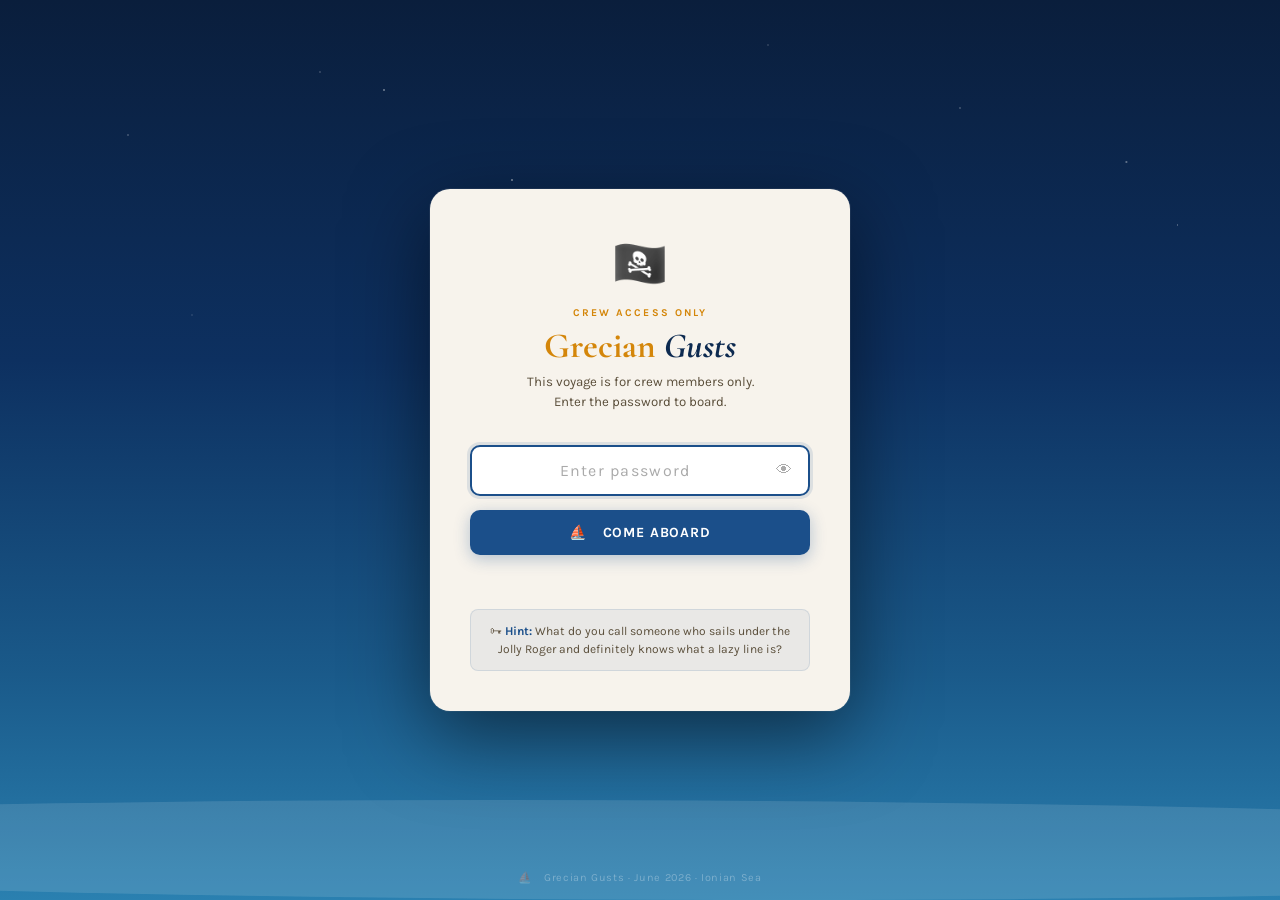
<file: index.html>
<!DOCTYPE html>
<html lang="en">
<head>
  <script src="/auth.js"></script>
  <meta charset="UTF-8" />
  <meta name="viewport" content="width=device-width, initial-scale=1.0" />
  <title>Grecian Gusts · Greece 2026</title>
  <link rel="stylesheet" href="/shared.css" />
  <style>
    /* ── HOMEPAGE HERO ── */
    .hero {
      min-height: 90vh;
      background: linear-gradient(180deg, var(--navy) 0%, var(--navy-light) 55%, var(--sky) 100%);
      display: flex; flex-direction: column;
      align-items: center; justify-content: center;
      text-align: center; padding: 60px 24px 100px;
      position: relative; overflow: hidden;
    }
    .hero::before {
      content: '';
      position: absolute; inset: 0;
      background:
        radial-gradient(ellipse 70% 50% at 50% 100%, rgba(74,144,217,0.3) 0%, transparent 70%),
        radial-gradient(ellipse 50% 40% at 30% 20%, rgba(255,255,255,0.04) 0%, transparent 60%);
      pointer-events: none;
    }
    .hero-wave {
      position: absolute; bottom: 0; left: 0; right: 0;
      line-height: 0;
    }

    .hero-flag {
      font-size: 0.68rem; font-weight: 700; letter-spacing: 0.2em;
      text-transform: uppercase; color: rgba(255,255,255,0.65);
      margin-bottom: 20px; position: relative;
    }
    .hero h1 {
      font-family: 'Cormorant Garamond', serif;
      font-size: clamp(3.5rem, 10vw, 7rem);
      font-weight: 700; font-style: italic; line-height: 1.0;
      color: white; position: relative;
      margin-bottom: 6px;
    }
    .hero h1 em { font-style: normal; color: var(--gold-light); }
    .hero-sub {
      font-family: 'Cormorant Garamond', serif;
      font-size: clamp(1rem, 2.5vw, 1.4rem);
      font-style: italic; color: rgba(255,255,255,0.75);
      margin-bottom: 12px; position: relative;
    }
    .hero-tagline {
      font-size: 0.9rem; color: rgba(255,255,255,0.65);
      max-width: 480px; margin: 0 auto 32px;
      position: relative; line-height: 1.6;
    }
    .hero-pills {
      display: flex; gap: 10px; flex-wrap: wrap;
      justify-content: center; position: relative;
      margin-bottom: 48px;
    }
    .hero-pill {
      background: rgba(255,255,255,0.12);
      border: 1px solid rgba(255,255,255,0.22);
      color: rgba(255,255,255,0.85); font-size: 0.73rem; font-weight: 600;
      padding: 5px 14px; border-radius: 20px;
    }
    .hero-scroll {
      position: absolute; bottom: 68px; left: 50%;
      transform: translateX(-50%);
      color: rgba(255,255,255,0.45); font-size: 0.68rem;
      font-weight: 700; letter-spacing: 0.12em;
      text-transform: uppercase; display: flex;
      flex-direction: column; align-items: center; gap: 6px;
    }
    .scroll-arrow {
      width: 1px; height: 30px;
      background: linear-gradient(to bottom, rgba(255,255,255,0.4), transparent);
      animation: scrollPulse 2s ease-in-out infinite;
    }
    @keyframes scrollPulse {
      0%, 100% { opacity: 0.4; transform: scaleY(1); }
      50% { opacity: 0.9; transform: scaleY(1.1); }
    }

    /* ── NAV CARDS ── */
    .nav-grid {
      display: grid;
      grid-template-columns: repeat(auto-fill, minmax(280px, 1fr));
      gap: 16px;
    }
    .nav-card {
      background: var(--card);
      border: 1px solid var(--border);
      border-radius: 12px; overflow: hidden;
      text-decoration: none; color: inherit;
      display: flex; flex-direction: column;
      transition: transform 0.2s, box-shadow 0.2s;
      box-shadow: var(--shadow);
    }
    .nav-card:hover {
      transform: translateY(-3px);
      box-shadow: var(--shadow-md);
    }
    .nav-card-accent { height: 3px; }
    .accent-gold   { background: var(--gold); }
    .accent-navy   { background: var(--navy); }
    .accent-sky    { background: var(--sky); }
    .accent-green  { background: var(--green); }
    .accent-terra  { background: #b86b4b; }
    .accent-purple { background: #6b4fa0; }
    .accent-teal   { background: #2a9d8f; }
    .accent-rose   { background: #c04060; }

    .nav-card-body { padding: 22px 22px 18px; flex: 1; }
    .nav-card-icon { font-size: 1.6rem; margin-bottom: 10px; }
    .nav-card-title {
      font-family: 'Cormorant Garamond', serif;
      font-size: 1.2rem; font-weight: 700; font-style: italic;
      color: var(--text); margin-bottom: 5px;
    }
    .nav-card-desc { font-size: 0.81rem; color: var(--text-dim); line-height: 1.5; }
    .nav-card-footer {
      padding: 11px 22px;
      border-top: 1px solid var(--border);
      background: var(--bg2);
      font-size: 0.7rem; font-weight: 700; color: var(--text-muted);
      display: flex; align-items: center; justify-content: space-between;
      text-transform: uppercase; letter-spacing: 0.04em;
    }
    .nav-card-arrow { font-size: 1rem; transition: transform 0.2s; color: var(--text-muted); }
    .nav-card:hover .nav-card-arrow { transform: translateX(4px); color: var(--navy); }

    /* ── TIMELINE STRIP ── */
    .timeline-strip {
      background: var(--navy);
      border-radius: 12px; padding: 24px;
      overflow-x: auto;
      box-shadow: var(--shadow-md);
    }
    .timeline-row { display: flex; gap: 0; min-width: 700px; }
    .tl-item {
      flex: 1; display: flex; flex-direction: column;
      align-items: center; text-align: center;
      position: relative; padding: 0 4px;
    }
    .tl-item:not(:last-child)::after {
      content: '';
      position: absolute; top: 13px; right: -50%;
      width: 100%; height: 2px;
      background: rgba(255,255,255,0.15);
      z-index: 0;
    }
    .tl-dot {
      width: 26px; height: 26px; border-radius: 50%;
      border: 2px solid rgba(255,255,255,0.2); background: rgba(255,255,255,0.08);
      display: flex; align-items: center; justify-content: center;
      font-size: 0.65rem; z-index: 1; margin-bottom: 8px; flex-shrink: 0;
    }
    .tl-dot.active  { border-color: var(--gold-light); background: rgba(212,134,10,0.25); }
    .tl-dot.sailing { border-color: var(--sky-light);  background: rgba(74,144,217,0.2); }
    .tl-dot.land    { border-color: rgba(255,255,255,0.5); background: rgba(255,255,255,0.1); }
    .tl-date  { font-size: 0.62rem; font-weight: 700; color: rgba(255,255,255,0.45); letter-spacing: 0.04em; }
    .tl-place { font-size: 0.7rem; font-weight: 600; color: rgba(255,255,255,0.75); margin-top: 2px; }

    /* ── CREW STRIP ── */
    .crew-strip {
      display: flex; gap: 12px; overflow-x: auto;
      padding-bottom: 8px; scrollbar-width: none;
    }
    .crew-strip::-webkit-scrollbar { display: none; }
    .crew-chip {
      background: var(--card); border: 1px solid var(--border);
      border-radius: 10px; padding: 12px 16px;
      display: flex; flex-direction: column;
      align-items: center; gap: 4px;
      flex-shrink: 0; width: 110px;
      text-decoration: none; color: inherit;
      transition: border-color 0.15s, box-shadow 0.15s;
      box-shadow: var(--shadow);
    }
    .crew-chip:hover { border-color: var(--navy); box-shadow: var(--shadow-md); }
    .crew-avatar {
      width: 44px; height: 44px; border-radius: 50%;
      background: var(--navy-pale); border: 2px solid var(--navy);
      display: flex; align-items: center; justify-content: center;
      font-size: 1.1rem; font-weight: 700; color: var(--navy);
      font-family: 'Cormorant Garamond', serif;
    }
    .crew-chip-name { font-size: 0.72rem; font-weight: 700; color: var(--text); text-align: center; }
    .crew-chip-role { font-size: 0.62rem; color: var(--text-muted); text-align: center; }
  </style>
</head>
<body>

<nav class="site-nav">
  <a href="/" class="nav-brand">⛵ Grecian <span>Gusts</span></a>
  <div class="nav-links">
    <a href="/" class="active">Home</a>
    <a href="/itinerary">Itinerary</a>
    <a href="/sailing">Sailing Days</a>
    <a href="/crew">Crew</a>
    <a href="/training">Training</a>
    <a href="/flights">Flights</a>
    <a href="/packing">Packing</a>
    <a href="/money">Money</a>
    <a href="/weather">Weather</a>
  </div>
</nav>

<!-- HERO -->
<div class="hero">
  <div class="hero-flag">June 10 – 23, 2026 · Minneapolis → Athens → Ionian Sea → Bologna → Milan</div>
  <h1><em>Grecian</em><br>Gusts</h1>
  <div class="hero-sub">A catamaran adventure in the Ionian Islands</div>
  <p class="hero-tagline">7 friends, 1 captain, 1 catamaran, 7 sailing days, too much feta, and absolutely zero idea what a lazy line is.</p>
  <div class="hero-pills">
    <div class="hero-pill">⛵ Sunsail 454L · 45ft Cat</div>
    <div class="hero-pill">⚓ Captain Dustin</div>
    <div class="hero-pill">🇬🇷 Corfu · Paxos · Ionian</div>
    <div class="hero-pill">👥 7 Crew</div>
    <div class="hero-pill">🇮🇹 Bologna bonus round</div>
  </div>
  <div class="hero-scroll">
    <span>Explore</span>
    <div class="scroll-arrow"></div>
  </div>
  <div class="hero-wave">
    <svg viewBox="0 0 1440 60" xmlns="http://www.w3.org/2000/svg" preserveAspectRatio="none" style="width:100%;height:60px;">
      <path d="M0,30 C240,60 480,0 720,30 C960,60 1200,0 1440,30 L1440,60 L0,60 Z" fill="#f7f3ec"/>
    </svg>
  </div>
</div>

<!-- TIMELINE SECTION -->
<div class="section">
  <div class="section-label">Full Trip · Jun 10–23</div>
  <h2>The Grand Voyage</h2>
  <p class="section-desc">Minneapolis → Athens → Corfu → Ionian Islands → Bologna → Milan → Home. 13 days, no regrets.</p>

  <div class="timeline-strip">
    <div class="timeline-row">
      <div class="tl-item">
        <div class="tl-dot land">✈</div>
        <div class="tl-date">Jun 10</div>
        <div class="tl-place">Depart MSP</div>
      </div>
      <div class="tl-item">
        <div class="tl-dot land">🏛</div>
        <div class="tl-date">Jun 11–12</div>
        <div class="tl-place">Athens</div>
      </div>
      <div class="tl-item">
        <div class="tl-dot active">⛵</div>
        <div class="tl-date">Jun 13</div>
        <div class="tl-place">Board Corfu</div>
      </div>
      <div class="tl-item">
        <div class="tl-dot sailing">⚓</div>
        <div class="tl-date">Jun 14</div>
        <div class="tl-place">Corfu Town</div>
      </div>
      <div class="tl-item">
        <div class="tl-dot sailing">🏖</div>
        <div class="tl-date">Jun 15</div>
        <div class="tl-place">Paxos</div>
      </div>
      <div class="tl-item">
        <div class="tl-dot sailing">🏰</div>
        <div class="tl-date">Jun 16</div>
        <div class="tl-place">Parga</div>
      </div>
      <div class="tl-item">
        <div class="tl-dot sailing">🌊</div>
        <div class="tl-date">Jun 17</div>
        <div class="tl-place">Sivota</div>
      </div>
      <div class="tl-item">
        <div class="tl-dot sailing">🎣</div>
        <div class="tl-date">Jun 18</div>
        <div class="tl-place">Plataria</div>
      </div>
      <div class="tl-item">
        <div class="tl-dot active">🔄</div>
        <div class="tl-date">Jun 19</div>
        <div class="tl-place">Back to Corfu</div>
      </div>
      <div class="tl-item">
        <div class="tl-dot land">🍝</div>
        <div class="tl-date">Jun 20–21</div>
        <div class="tl-place">Bologna</div>
      </div>
      <div class="tl-item">
        <div class="tl-dot land">🏙</div>
        <div class="tl-date">Jun 22</div>
        <div class="tl-place">Milan</div>
      </div>
      <div class="tl-item">
        <div class="tl-dot land">🏠</div>
        <div class="tl-date">Jun 23</div>
        <div class="tl-place">Home MSP</div>
      </div>
    </div>
  </div>
</div>

<hr class="section-sep" />

<!-- NAVIGATION CARDS -->
<div class="section">
  <div class="section-label">Explore the Site</div>
  <h2>Everything You Need</h2>
  <p class="section-desc">All the plans, prep, and pirate knowledge in one place. No excuses for showing up unprepared.</p>

  <div class="nav-grid">

    <a href="/itinerary" class="nav-card">
      <div class="nav-card-accent accent-gold"></div>
      <div class="nav-card-body">
        <div class="nav-card-icon">🗓</div>
        <div class="nav-card-title">Full Itinerary</div>
        <div class="nav-card-desc">Day-by-day plan from MSP departure to Milan return. Flights, hotels, times, and "please don't miss this" notes.</div>
      </div>
      <div class="nav-card-footer">
        <span>Jun 10 – 23, 2026</span>
        <span class="nav-card-arrow">→</span>
      </div>
    </a>

    <a href="/sailing" class="nav-card">
      <div class="nav-card-accent accent-sky"></div>
      <div class="nav-card-body">
        <div class="nav-card-icon">⛵</div>
        <div class="nav-card-title">Sailing Days</div>
        <div class="nav-card-desc">The 7 sailing days aboard Sunsail 454L. Daily routes, anchorages, highlights, and what to expect at each stop.</div>
      </div>
      <div class="nav-card-footer">
        <span>Days 1–7 · Jun 13–19 · Off boat Jun 20</span>
        <span class="nav-card-arrow">→</span>
      </div>
    </a>

    <a href="/crew" class="nav-card">
      <div class="nav-card-accent accent-terra"></div>
      <div class="nav-card-body">
        <div class="nav-card-icon">🏴‍☠️</div>
        <div class="nav-card-title">The Crew</div>
        <div class="nav-card-desc">Meet your shipmates. 7 very capable adults who have definitely all sailed before and know exactly what a cleat is.</div>
      </div>
      <div class="nav-card-footer">
        <span>7 crew · 1 captain</span>
        <span class="nav-card-arrow">→</span>
      </div>
    </a>

    <a href="/training" class="nav-card">
      <div class="nav-card-accent accent-green"></div>
      <div class="nav-card-body">
        <div class="nav-card-icon">🎓</div>
        <div class="nav-card-title">Crew Training</div>
        <div class="nav-card-desc">Four video modules covering catamaran maneuvering, docking, anchoring, and Med mooring. Watch before boarding. Captain's orders.</div>
      </div>
      <div class="nav-card-footer">
        <span>4 modules · Required viewing</span>
        <span class="nav-card-arrow">→</span>
      </div>
    </a>

    <a href="/flights" class="nav-card">
      <div class="nav-card-accent accent-purple"></div>
      <div class="nav-card-body">
        <div class="nav-card-icon">✈️</div>
        <div class="nav-card-title">Flights & Logistics</div>
        <div class="nav-card-desc">All confirmed flight details, confirmation codes, seat assignments, transport options, and the very important note about Milan Linate vs Malpensa.</div>
      </div>
      <div class="nav-card-footer">
        <span>Confirmed · LINATE not MALPENSA</span>
        <span class="nav-card-arrow">→</span>
      </div>
    </a>

    <a href="/packing" class="nav-card">
      <div class="nav-card-accent accent-teal"></div>
      <div class="nav-card-body">
        <div class="nav-card-icon">🎒</div>
        <div class="nav-card-title">Packing List</div>
        <div class="nav-card-desc">What to pack for 13 days split between a 45ft catamaran, two European cities, and one very early morning Ryanair flight.</div>
      </div>
      <div class="nav-card-footer">
        <span>Sailing + city + Italy</span>
        <span class="nav-card-arrow">→</span>
      </div>
    </a>

  </div>
</div>

<hr class="section-sep" />

<!-- CREW QUICK VIEW -->
<div class="section">
  <div class="section-label">The Crew</div>
  <h2>Your Fellow Pirates</h2>
  <p class="section-desc">Seven people who said "yes" to a sailing trip in Greece and are now collectively responsible for not sinking a €500k catamaran.</p>

  <div class="crew-strip">
    <a href="crew.html#dustin" class="crew-chip">
      <div class="crew-avatar" style="padding:0;overflow:hidden;"><img src="/img/dustin.png" style="width:100%;height:100%;object-fit:cover;border-radius:50%;" alt="Dustin"></div>
      <div class="crew-chip-name">Dustin</div>
      <div class="crew-chip-role">⚓ Captain</div>
    </a>
    <a href="crew.html#adam" class="crew-chip">
      <div class="crew-avatar" style="padding:0;overflow:hidden;"><img src="/img/adam.png" style="width:100%;height:100%;object-fit:cover;border-radius:50%;" alt="Adam"></div>
      <div class="crew-chip-name">Adam</div>
      <div class="crew-chip-role">🗺 Nav / Bow</div>
    </a>
    <a href="crew.html#jenny" class="crew-chip">
      <div class="crew-avatar" style="padding:0;overflow:hidden;"><img src="/img/jenny.png" style="width:100%;height:100%;object-fit:cover;border-radius:50%;" alt="Jenny"></div>
      <div class="crew-chip-name">Jenny</div>
      <div class="crew-chip-role">🪢 Bow Lines</div>
    </a>
    <a href="crew.html#nic" class="crew-chip">
      <div class="crew-avatar" style="padding:0;overflow:hidden;"><img src="/img/nic.png" style="width:100%;height:100%;object-fit:cover;border-radius:50%;" alt="Nic"></div>
      <div class="crew-chip-name">Nic</div>
      <div class="crew-chip-role">⛵ Stern Port</div>
    </a>
    <a href="crew.html#fallon" class="crew-chip">
      <div class="crew-avatar" style="padding:0;overflow:hidden;"><img src="/img/fallon.png" style="width:100%;height:100%;object-fit:cover;border-radius:50%;" alt="Fallon"></div>
      <div class="crew-chip-name">Fallon</div>
      <div class="crew-chip-role">⛵ Stern Starb.</div>
    </a>
    <a href="crew.html#alicia" class="crew-chip">
      <div class="crew-avatar" style="padding:0;overflow:hidden;"><img src="/img/alicia.png" style="width:100%;height:100%;object-fit:cover;border-radius:50%;" alt="Alicia"></div>
      <div class="crew-chip-name">Alicia</div>
      <div class="crew-chip-role">🪢 Mid / Fenders</div>
    </a>
    <a href="crew.html#kathryn" class="crew-chip">
      <div class="crew-avatar" style="padding:0;overflow:hidden;"><img src="/img/kathryn.png" style="width:100%;height:100%;object-fit:cover;border-radius:50%;" alt="Kathryn"></div>
      <div class="crew-chip-name">Kathryn</div>
      <div class="crew-chip-role">🪢 Mid / Fenders</div>
    </a>
  </div>
</div>

<!-- URGENT ITEMS -->
<hr class="section-sep" />
<div class="section">
  <div class="section-label">Action Items</div>
  <h2>Things That Still Need Doing</h2>
  <p class="section-desc">As of April 25, 2026. Get these done before June 10.</p>

  <div style="display:flex; flex-direction:column; gap:10px;">
    <div class="alert" style="margin-bottom:0;">
      <div class="alert-icon">⚠️</div>
      <div class="alert-text"><strong>SIGN NOW:</strong> Sunsail T&amp;C invitation — sign promptly, required before boarding.</div>
    </div>
    <div class="alert warn" style="margin-bottom:0;">
      <div class="alert-icon">🏛</div>
      <div class="alert-text"><strong>BOOK:</strong> Acropolis tickets at hhticket.gr · 8:00 AM slot Fri Jun 12 · Entry capped at 20,000/day</div>
    </div>
    <div class="alert warn" style="margin-bottom:0;">
      <div class="alert-icon">🏨</div>
      <div class="alert-text"><strong>BOOK:</strong> Bologna airport hotel (Jun 20), Bologna Airbnb (Jun 20–21), Milan near Centrale (Jun 22)</div>
    </div>
    <div class="alert success" style="margin-bottom:0;">
      <div class="alert-icon">✅</div>
      <div class="alert-text"><strong>DONE:</strong> Jenny's passport renewed · Delta flights confirmed · SKY Express ATH→CFU confirmed · Athens Airbnb confirmed (Jun 11–13, Koukaki) · Ryanair CFU→BLQ confirmed (ET5WXI)</div>
    </div>
  </div>
</div>

<footer class="site-footer">
  <div>⛵ <strong>Grecian Gusts</strong> · Sunsail 454L · Ionian Sea · June 2026</div>
  <div style="margin-top:6px;">Dustin · Adam · Jenny · Nic · Fallon · Alicia · Kathryn</div>
  <div style="margin-top:8px;"><em>"The sea is the same as it has been since before men ever went on it in boats." — Hemingway. (Also, watch Module 4.)</em></div>
</footer>

<!-- Cloudflare Web Analytics --><script defer src="https://static.cloudflareinsights.com/beacon.min.js" data-cf-beacon='{"token": "a0fcb96500f347239330201e7253c4f4"}'></script><!-- End Cloudflare Web Analytics -->
</body>
</html>
</file>
<file: shared.css>
/* ── GRECIAN GUSTS · SHARED STYLES · AEGEAN NOON THEME ── */
@import url('https://fonts.googleapis.com/css2?family=Cormorant+Garamond:ital,wght@0,600;0,700;1,600;1,700&family=Karla:wght@400;500;600;700&family=DM+Mono:wght@400;500&display=swap');

:root {
  /* Core palette */
  --bg:         #f7f3ec;
  --bg2:        #ede7da;
  --bg3:        #e4dccb;
  --navy:       #1b4f8a;
  --navy-mid:   #1a4478;
  --navy-light: #2a6bbf;
  --navy-pale:  #d6e6f5;
  --sky:        #4a90d9;
  --sky-light:  #7ab8ee;
  --gold:       #d4860a;
  --gold-light: #f0a830;
  --gold-pale:  #faecd0;
  --green:      #2e7d4f;
  --green-pale: #d4ead9;
  --red:        #b03030;
  --red-pale:   #f5d0d0;
  --text:       #1a1208;
  --text-2:     #3d2e18;
  --text-dim:   #5a4e3a;
  --text-muted: #8a7a62;
  --border:     rgba(26,18,8,0.12);
  --border-mid: rgba(26,18,8,0.08);
  --card:       #ffffff;
  --shadow:     0 2px 12px rgba(26,79,138,0.08);
  --shadow-md:  0 4px 24px rgba(26,79,138,0.12);
}

*, *::before, *::after { box-sizing: border-box; margin: 0; padding: 0; }

body {
  font-family: 'Karla', system-ui, sans-serif;
  background: var(--bg);
  color: var(--text);
  line-height: 1.6;
  min-height: 100vh;
}

/* ── NAV ── */
nav.site-nav {
  position: sticky; top: 0; z-index: 100;
  background: var(--navy);
  border-bottom: none;
  display: flex; align-items: center;
  padding: 0 24px; height: 54px; gap: 0;
  box-shadow: 0 2px 16px rgba(26,79,138,0.25);
}
.nav-brand {
  font-family: 'Cormorant Garamond', serif;
  font-size: 1.1rem; font-weight: 700; font-style: italic;
  color: white; letter-spacing: 0.02em;
  white-space: nowrap; margin-right: 28px;
  text-decoration: none; flex-shrink: 0;
}
.nav-brand span { color: var(--gold-light); font-style: normal; }
.nav-links { display: flex; gap: 2px; overflow-x: auto; flex: 1; scrollbar-width: none; }
.nav-links::-webkit-scrollbar { display: none; }
.nav-links a {
  color: rgba(255,255,255,0.65); text-decoration: none;
  font-size: 0.75rem; font-weight: 700;
  padding: 6px 11px; border-radius: 5px;
  white-space: nowrap; transition: all 0.15s;
  letter-spacing: 0.04em; text-transform: uppercase;
}
.nav-links a:hover { background: rgba(255,255,255,0.12); color: white; }
.nav-links a.active { background: var(--gold); color: white; }

/* ── PAGE HERO ── */
.page-hero {
  background: linear-gradient(180deg, var(--navy) 0%, var(--navy-light) 60%, var(--sky) 100%);
  padding: 56px 24px 52px;
  text-align: center;
  position: relative;
  overflow: hidden;
}
.page-hero::after {
  content: '';
  position: absolute; bottom: 0; left: 0; right: 0; height: 48px;
  background: var(--bg);
  clip-path: ellipse(55% 100% at 50% 100%);
}
.page-hero-eyebrow {
  font-size: 0.68rem; font-weight: 700; letter-spacing: 0.18em;
  text-transform: uppercase; color: rgba(255,255,255,0.65);
  margin-bottom: 10px; position: relative;
}
.page-hero h1 {
  font-family: 'Cormorant Garamond', serif;
  font-size: clamp(2rem, 5vw, 3.2rem);
  font-weight: 700; font-style: italic;
  color: white; margin-bottom: 8px; line-height: 1.1;
  position: relative;
}
.page-hero h1 em { font-style: normal; color: var(--gold-light); }
.page-hero p {
  font-size: 0.92rem; color: rgba(255,255,255,0.72);
  max-width: 520px; margin: 8px auto 0;
  position: relative;
}

/* ── SECTION ── */
.section { max-width: 1040px; margin: 0 auto; padding: 52px 24px; }
.section-label {
  font-size: 0.62rem; font-weight: 700; letter-spacing: 0.16em;
  text-transform: uppercase; color: var(--gold);
  margin-bottom: 6px;
}
.section h2 {
  font-family: 'Cormorant Garamond', serif;
  font-size: 1.9rem; font-weight: 700; font-style: italic;
  color: var(--text); margin-bottom: 6px;
}
.section-desc { font-size: 0.88rem; color: var(--text-dim); margin-bottom: 28px; }
.section-sep {
  border: none; border-top: 1px solid var(--border);
  max-width: 1040px; margin: 0 auto;
}

/* ── CARDS ── */
.card {
  background: var(--card);
  border: 1px solid var(--border);
  border-radius: 12px; overflow: hidden;
  box-shadow: var(--shadow);
}
.card-gold  { border-top: 3px solid var(--gold); }
.card-navy  { border-top: 3px solid var(--navy); }
.card-sky   { border-top: 3px solid var(--sky); }
.card-green { border-top: 3px solid var(--green); }

/* ── ALERT ── */
.alert {
  background: var(--red-pale); border: 1px solid rgba(176,48,48,0.25);
  border-radius: 10px; padding: 14px 18px;
  display: flex; gap: 12px; align-items: flex-start;
  margin-bottom: 24px;
}
.alert.info    { background: var(--navy-pale); border-color: rgba(26,79,138,0.25); }
.alert.success { background: var(--green-pale); border-color: rgba(46,125,79,0.25); }
.alert.warn    { background: var(--gold-pale); border-color: rgba(212,134,10,0.3); }
.alert-icon { font-size: 1rem; flex-shrink: 0; margin-top: 2px; }
.alert-text { font-size: 0.82rem; color: var(--text-2); line-height: 1.55; }
.alert-text strong { color: var(--text); }
.alert.info .alert-text    { color: var(--navy-mid); }
.alert.info .alert-text strong { color: var(--navy); }
.alert.success .alert-text { color: var(--green); }
.alert.warn .alert-text    { color: #7a4800; }
.alert.warn .alert-text strong { color: #5a3000; }

/* ── PILLS ── */
.pill-row { display: flex; gap: 8px; flex-wrap: wrap; margin-top: 16px; }
.pill {
  background: var(--bg2); border: 1px solid var(--border);
  color: var(--text-dim); font-size: 0.72rem; font-weight: 700;
  padding: 4px 12px; border-radius: 20px;
}
.pill.gold  { background: var(--gold-pale); border-color: rgba(212,134,10,0.3); color: #7a4800; }
.pill.navy  { background: var(--navy-pale); border-color: rgba(26,79,138,0.3); color: var(--navy); }
.pill.green { background: var(--green-pale); border-color: rgba(46,125,79,0.3); color: var(--green); }
.pill.red   { background: var(--red-pale); border-color: rgba(176,48,48,0.3); color: var(--red); }

/* ── TABLE ── */
.data-table { width: 100%; border-collapse: collapse; font-size: 0.82rem; }
.data-table th {
  text-align: left; padding: 8px 12px;
  font-size: 0.63rem; font-weight: 700; letter-spacing: 0.1em;
  text-transform: uppercase; color: var(--text-muted);
  border-bottom: 2px solid var(--border);
  background: var(--bg2);
}
.data-table td {
  padding: 9px 12px; color: var(--text-dim);
  border-bottom: 1px solid var(--border-mid);
  vertical-align: top;
}
.data-table td strong { color: var(--text); }
.data-table tr:last-child td { border-bottom: none; }
.data-table tr:hover td { background: rgba(26,79,138,0.03); }

/* ── FOOTER ── */
footer.site-footer {
  background: var(--navy);
  text-align: center; padding: 32px 24px;
  font-size: 0.75rem; color: rgba(255,255,255,0.5);
  line-height: 1.9;
}
footer.site-footer strong { color: rgba(255,255,255,0.85); }
footer.site-footer a { color: rgba(255,255,255,0.6); text-decoration: none; }
footer.site-footer a:hover { color: var(--gold-light); }
footer.site-footer em { color: var(--gold-light); font-style: italic; }

/* ── UTIL ── */
.text-gold   { color: var(--gold); }
.text-navy   { color: var(--navy); }
.text-sky    { color: var(--sky); }
.text-green  { color: var(--green); }
.text-dim    { color: var(--text-dim); }
.text-muted  { color: var(--text-muted); }
.font-serif  { font-family: 'Cormorant Garamond', serif; }
.mono        { font-family: 'DM Mono', monospace; }
.done        { color: var(--green); }
.pending     { color: var(--gold); }
.warn        { color: var(--red); }
.italic      { font-style: italic; }
</file>
